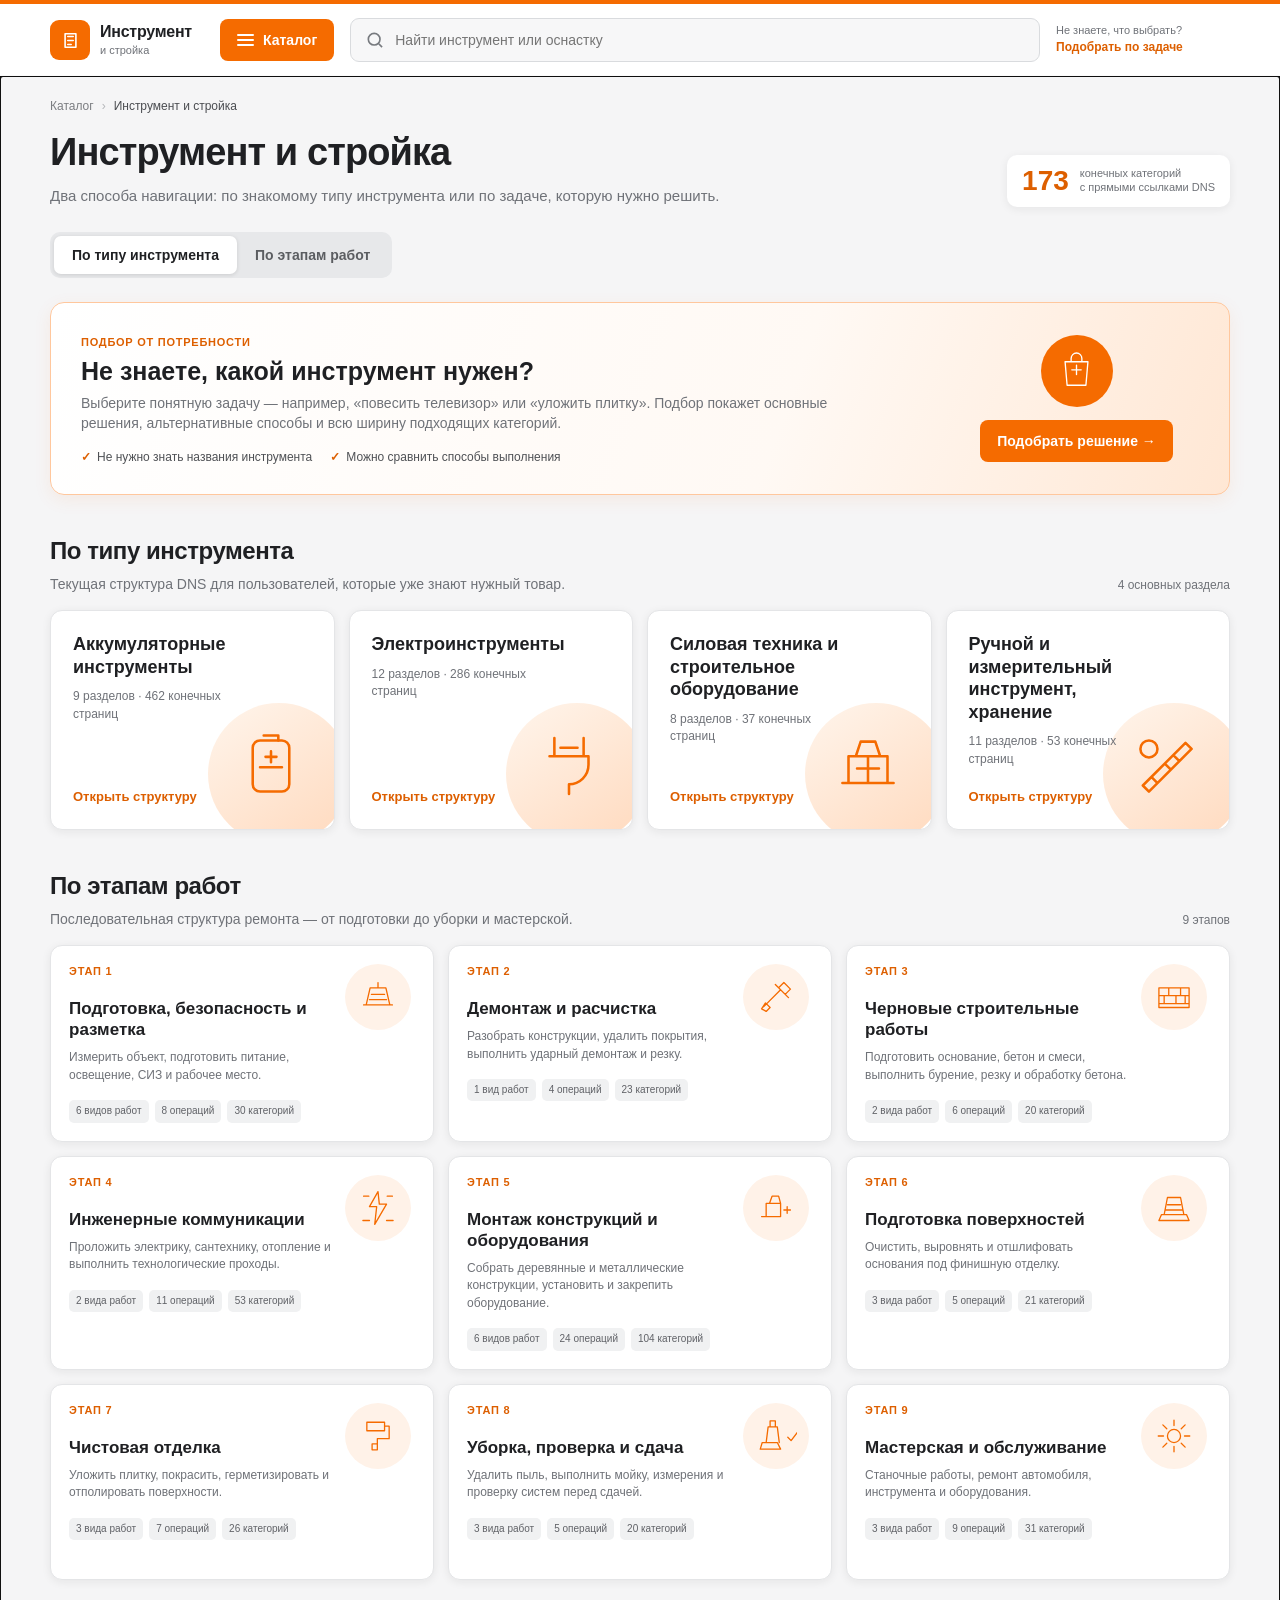
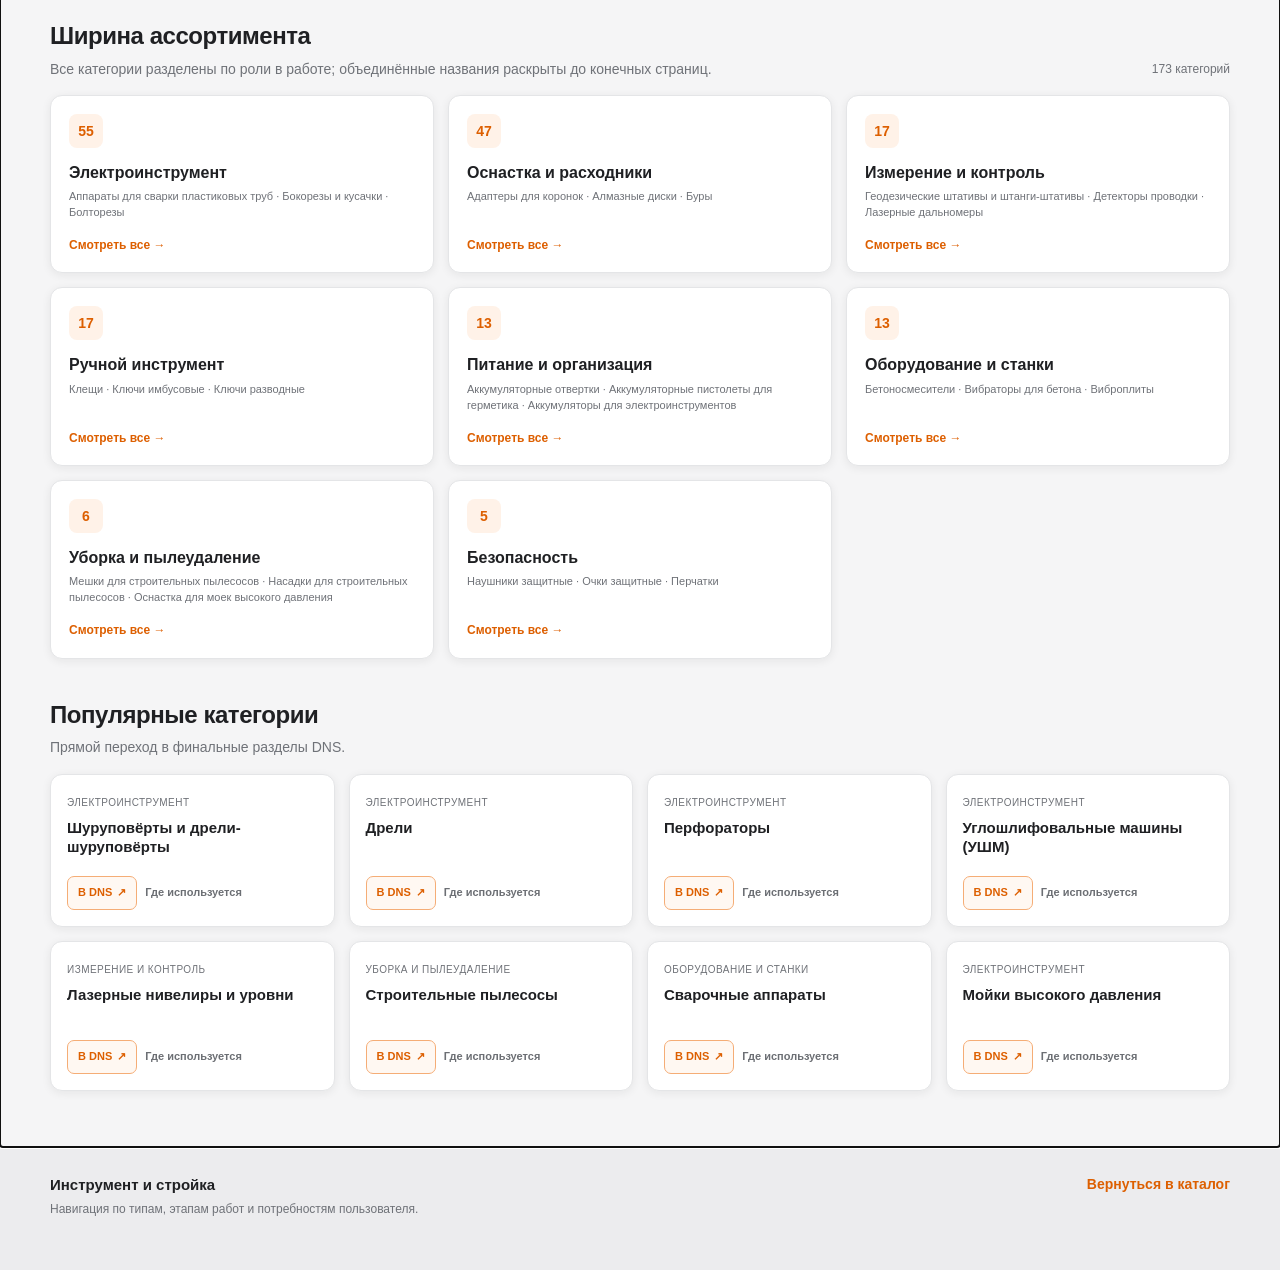
<file: index.html>
<!doctype html>
<html lang="ru">
  <head>
    <meta charset="UTF-8" />
    <meta name="viewport" content="width=device-width, initial-scale=1" />
    <meta name="theme-color" content="#f56b00" />
    <meta name="description" content="Интерактивный каталог инструмента по типам и этапам строительных работ" />
    <title>Инструмент и стройка — интерактивный каталог</title>
    <link rel="stylesheet" href="styles-v2.css" />
  </head>
  <body>
    <header class="site-header">
      <div class="header-accent"></div>
      <div class="header-shell">
        <a class="brand" href="#/" aria-label="На главную каталога">
          <span class="brand-mark" aria-hidden="true">
            <svg viewBox="0 0 40 40"><path d="M12 10h16v20H12zM16 14h8M16 20h8M16 26h5" /></svg>
          </span>
          <span class="brand-copy"><strong>Инструмент</strong><small>и стройка</small></span>
        </a>

        <button class="catalog-button" type="button" data-action="home-types">
          <span class="catalog-button-lines" aria-hidden="true"></span>
          Каталог
        </button>

        <div class="global-search" role="search">
          <svg viewBox="0 0 24 24" aria-hidden="true"><circle cx="11" cy="11" r="7"></circle><path d="m16.5 16.5 4 4"></path></svg>
          <input id="global-search" type="search" placeholder="Найти инструмент или оснастку" autocomplete="off" aria-label="Поиск по каталогу" />
          <button id="search-clear" class="search-clear" type="button" aria-label="Очистить поиск">×</button>
          <div id="search-suggestions" class="search-suggestions" hidden></div>
        </div>

        <a class="header-help" href="#/configurator">
          <span>Не знаете, что выбрать?</span>
          <strong>Подобрать по задаче</strong>
        </a>
      </div>
    </header>

    <main id="app" tabindex="-1"></main>

    <footer class="site-footer">
      <div class="footer-shell">
        <div>
          <strong>Инструмент и стройка</strong>
          <p>Навигация по типам, этапам работ и потребностям пользователя.</p>
        </div>
        <a href="#/">Вернуться в каталог</a>
      </div>
    </footer>

    <div id="toast" class="toast" role="status" aria-live="polite"></div>

    <script src="catalog-v2.js"></script>
    <script src="app-v2.js"></script>
  </body>
</html>
</file>
<file: styles-v2.css>
:root {
  --orange: #f56b00;
  --orange-dark: #dd5f00;
  --orange-soft: #fff2e8;
  --ink: #1f2023;
  --muted: #6f7278;
  --line: #e4e5e7;
  --surface: #fff;
  --canvas: #f5f5f6;
  --chip: #f0f1f2;
  --green: #2e7d4f;
  --blue: #3575b9;
  --shadow: 0 2px 10px rgba(22, 24, 28, .07);
  --shadow-hover: 0 10px 28px rgba(22, 24, 28, .12);
  --radius: 12px;
  color-scheme: light;
}

* { box-sizing: border-box; }
html { scroll-behavior: smooth; }
body { margin: 0; background: var(--canvas); color: var(--ink); font: 14px/1.45 Arial, Helvetica, sans-serif; -webkit-font-smoothing: antialiased; }
button, input, textarea { font: inherit; }
a { color: inherit; text-decoration: none; }
button, a { -webkit-tap-highlight-color: transparent; }

.site-header { position: sticky; top: 0; z-index: 50; background: rgba(255,255,255,.97); box-shadow: 0 1px 0 rgba(0,0,0,.09); backdrop-filter: blur(12px); }
.header-accent { height: 4px; background: var(--orange); }
.header-shell, .page-shell, .footer-shell { width: min(1180px, calc(100% - 40px)); margin: 0 auto; }
.header-shell { min-height: 72px; display: grid; grid-template-columns: auto auto minmax(260px, 1fr) auto; align-items: center; gap: 16px; }
.brand { min-width: 154px; display: inline-flex; align-items: center; gap: 10px; }
.brand-mark { width: 40px; height: 40px; display: grid; place-items: center; border-radius: 9px; background: var(--orange); color: #fff; }
.brand-mark svg { width: 27px; fill: none; stroke: currentColor; stroke-width: 2.4; stroke-linecap: round; stroke-linejoin: round; }
.brand-copy { display: flex; flex-direction: column; line-height: 1.02; }
.brand-copy strong { font-size: 16px; letter-spacing: -.25px; }
.brand-copy small { margin-top: 4px; color: var(--muted); font-size: 11px; }

.catalog-button { min-height: 42px; padding: 0 17px; display: inline-flex; align-items: center; justify-content: center; gap: 9px; border: 0; border-radius: 8px; background: var(--orange); color: #fff; font-weight: 700; cursor: pointer; transition: background 160ms ease, transform 160ms ease; }
.catalog-button:hover { background: var(--orange-dark); }
.catalog-button:active { transform: translateY(1px); }
.catalog-button:disabled { background: #c7c9cc; cursor: not-allowed; transform: none; }
.catalog-button-large { min-width: 172px; }
.catalog-button-lines, .catalog-button-lines::before, .catalog-button-lines::after { width: 17px; height: 2px; display: block; border-radius: 8px; background: currentColor; }
.catalog-button-lines { position: relative; }
.catalog-button-lines::before, .catalog-button-lines::after { content: ""; position: absolute; left: 0; }
.catalog-button-lines::before { top: -5px; }
.catalog-button-lines::after { top: 5px; }

.global-search { position: relative; }
.global-search > svg { width: 20px; position: absolute; left: 15px; top: 50%; transform: translateY(-50%); fill: none; stroke: #777a7f; stroke-width: 2; pointer-events: none; }
.global-search input { width: 100%; height: 44px; padding: 0 42px 0 44px; border: 1px solid #d9dbde; border-radius: 9px; outline: none; background: #f7f7f8; color: var(--ink); transition: border-color 160ms ease, box-shadow 160ms ease, background 160ms ease; }
.global-search input:focus { border-color: var(--orange); background: #fff; box-shadow: 0 0 0 3px rgba(245,107,0,.12); }
.search-clear { width: 28px; height: 28px; position: absolute; right: 9px; top: 50%; transform: translateY(-50%); border: 0; border-radius: 50%; background: transparent; color: #8b8d91; font-size: 22px; line-height: 1; cursor: pointer; opacity: 0; pointer-events: none; }
.global-search.has-value .search-clear { opacity: 1; pointer-events: auto; }
.search-suggestions { position: absolute; top: calc(100% + 8px); left: 0; right: 0; overflow: hidden; border: 1px solid var(--line); border-radius: 10px; background: #fff; box-shadow: 0 14px 40px rgba(0,0,0,.16); }
.suggestion-link { padding: 11px 14px; display: flex; align-items: center; justify-content: space-between; gap: 16px; border-bottom: 1px solid #f0f0f1; }
.suggestion-link:last-child { border-bottom: 0; }
.suggestion-link:hover, .suggestion-link:focus { background: var(--orange-soft); outline: none; }
.suggestion-link small { flex: 0 0 auto; color: var(--muted); }
.suggestion-empty { padding: 16px; color: var(--muted); }
.header-help { min-width: 174px; display: flex; flex-direction: column; }
.header-help span { color: var(--muted); font-size: 11px; }
.header-help strong { color: var(--orange-dark); font-size: 12px; }

.page-shell { min-height: calc(100vh - 160px); padding: 22px 0 56px; }
.breadcrumbs { margin: 0 0 16px; display: flex; flex-wrap: wrap; align-items: center; gap: 8px; color: #7b7d81; font-size: 12px; }
.breadcrumbs a:hover { color: var(--orange-dark); }
.crumb-separator { color: #b3b5b8; }
.breadcrumbs [aria-current="page"] { color: #4b4d51; }
.page-heading { margin: 0; font-size: clamp(28px, 4vw, 38px); line-height: 1.15; letter-spacing: -.9px; }
.page-lead { max-width: 780px; margin: 10px 0 0; color: var(--muted); font-size: 15px; }
.home-hero { display: flex; align-items: flex-end; justify-content: space-between; gap: 26px; }
.hero-stats { min-width: 205px; padding: 12px 15px; display: flex; align-items: center; gap: 11px; border-radius: 10px; background: #fff; box-shadow: var(--shadow); }
.hero-stats strong { color: var(--orange-dark); font-size: 28px; line-height: 1; }
.hero-stats span { color: var(--muted); font-size: 11px; line-height: 1.25; }

.catalog-switch { margin: 25px 0 24px; padding: 4px; display: inline-flex; border-radius: 10px; background: #e7e8ea; }
.catalog-switch button { min-height: 38px; padding: 0 18px; border: 0; border-radius: 7px; background: transparent; color: #5b5d61; font-weight: 700; cursor: pointer; }
.catalog-switch button.active { background: #fff; color: var(--ink); box-shadow: 0 1px 4px rgba(0,0,0,.12); }

.kit-promo { margin: 0 0 38px; padding: 28px 30px; display: grid; grid-template-columns: minmax(0, 1fr) 245px; align-items: center; gap: 36px; overflow: hidden; border: 1px solid #ffc79d; border-radius: 14px; background: linear-gradient(110deg, #fff 0%, #fff9f4 62%, #ffe7d4 100%); box-shadow: 0 5px 18px rgba(245,107,0,.08); }
.kit-promo-copy { min-width: 0; }
.kit-promo-label, .config-kicker, .route-kicker { color: var(--orange-dark); font-size: 11px; font-weight: 800; letter-spacing: .75px; text-transform: uppercase; }
.kit-promo h2 { margin: 5px 0 7px; font-size: 25px; line-height: 1.2; }
.kit-promo-copy > p { max-width: 760px; margin: 0; color: var(--muted); font-size: 14px; }
.kit-promo-points { margin: 15px 0 0; padding: 0; display: flex; flex-wrap: wrap; gap: 7px 18px; color: #4f5155; font-size: 12px; list-style: none; }
.kit-promo-points li::before { content: "✓"; margin-right: 6px; color: var(--orange-dark); font-weight: 800; }
.kit-promo-action { display: grid; justify-items: center; gap: 13px; }
.kit-promo-icon { width: 72px; height: 72px; display: grid; place-items: center; border-radius: 50%; background: var(--orange); color: #fff; }
.kit-promo-icon svg { width: 43px; height: 43px; fill: none; stroke: currentColor; stroke-width: 2; stroke-linecap: round; stroke-linejoin: round; }

.section { margin-top: 39px; scroll-margin-top: 96px; }
.section-head { margin-bottom: 16px; display: flex; align-items: flex-end; justify-content: space-between; gap: 18px; }
.section-head h2 { margin: 0; font-size: 24px; letter-spacing: -.45px; }
.section-head p { margin: 5px 0 0; color: var(--muted); }
.section-count { flex: 0 0 auto; color: var(--muted); font-size: 12px; }

.type-grid, .category-tile-grid { display: grid; grid-template-columns: repeat(4, minmax(0, 1fr)); gap: 14px; }
.type-card, .stage-card, .group-card, .assortment-card, .category-tile { position: relative; overflow: hidden; border: 1px solid var(--line); border-radius: var(--radius); background: var(--surface); box-shadow: var(--shadow); transition: transform 170ms ease, box-shadow 170ms ease, border-color 170ms ease; }
.type-card:hover, .stage-card:hover, .group-card:hover, .assortment-card:hover { transform: translateY(-3px); border-color: #d3d5d8; box-shadow: var(--shadow-hover); }
.type-card { min-height: 218px; padding: 22px; display: flex; flex-direction: column; }
.type-card h3 { position: relative; z-index: 2; max-width: 175px; margin: 0; font-size: 18px; line-height: 1.25; }
.type-card p { position: relative; z-index: 2; max-width: 180px; margin: 10px 0 20px; color: var(--muted); font-size: 12px; }
.card-action { display: inline-flex; align-items: center; gap: 7px; color: var(--orange-dark); font-size: 13px; font-weight: 700; }
.type-card .card-action { position: relative; z-index: 2; margin-top: auto; }
.type-visual { width: 142px; height: 142px; position: absolute; right: -16px; bottom: -16px; display: grid; place-items: center; border-radius: 50%; background: linear-gradient(145deg, #fff5ec, #ffd9bd); color: var(--orange); }
.type-visual svg { width: 78px; height: 78px; fill: none; stroke: currentColor; stroke-width: 2.1; stroke-linecap: round; stroke-linejoin: round; transform: translate(-8px,-8px); }

.stage-grid { display: grid; grid-template-columns: repeat(3, minmax(0, 1fr)); gap: 14px; }
.stage-card { min-height: 196px; padding: 18px; display: grid; grid-template-columns: 1fr 70px; gap: 12px; }
.stage-number { margin-bottom: 18px; color: var(--orange-dark); font-size: 11px; font-weight: 800; letter-spacing: .8px; text-transform: uppercase; }
.stage-card h3 { margin: 0; font-size: 17px; line-height: 1.25; }
.stage-card p { margin: 9px 0 16px; color: var(--muted); font-size: 12px; }
.stage-meta { display: flex; flex-wrap: wrap; gap: 6px; }
.stage-meta span { padding: 4px 7px; border-radius: 5px; background: var(--chip); color: #606267; font-size: 10px; }
.stage-visual { width: 66px; height: 66px; display: grid; place-items: center; border-radius: 50%; background: var(--orange-soft); color: var(--orange); }
.stage-visual svg, .route-icon svg, .config-head-icon svg { width: 42px; height: 42px; fill: none; stroke: currentColor; stroke-width: 2; stroke-linecap: round; stroke-linejoin: round; }

.assortment-grid { display: grid; grid-template-columns: repeat(3, minmax(0, 1fr)); gap: 14px; }
.assortment-card { min-height: 154px; padding: 18px; }
.assortment-card > span, .group-count { width: 34px; height: 34px; display: grid; place-items: center; border-radius: 8px; background: var(--orange-soft); color: var(--orange-dark); font-weight: 800; }
.assortment-card h3 { margin: 13px 0 5px; font-size: 16px; }
.assortment-card p { min-height: 34px; margin: 0 0 11px; color: var(--muted); font-size: 11px; }
.assortment-card > strong { color: var(--orange-dark); font-size: 12px; }

.category-tile { min-height: 150px; padding: 16px; display: flex; flex-direction: column; justify-content: space-between; }
.category-group-label { color: var(--muted); font-size: 10px; text-transform: uppercase; letter-spacing: .45px; }
.category-tile h3 { margin: 7px 0 5px; font-size: 15px; line-height: 1.3; }
.category-tile p { margin: 0; color: var(--muted); font-size: 11px; }
.category-actions { display: flex; align-items: center; flex-wrap: wrap; gap: 8px; }
.category-actions.compact { margin-top: 14px; }
.dns-category-link { min-height: 34px; padding: 7px 10px; display: inline-flex; align-items: center; gap: 5px; border: 1px solid #f5ad76; border-radius: 7px; background: #fff8f2; color: var(--orange-dark); font-size: 11px; font-weight: 700; }
.dns-category-link:hover { border-color: var(--orange); background: var(--orange-soft); }
.category-context-link { color: #6c6f74; font-size: 11px; font-weight: 700; }
.category-context-link:hover { color: var(--orange-dark); }
.dns-link-unavailable { color: #8a8c90; font-size: 10px; }

.route-head { margin-bottom: 24px; }
.route-head-row { display: flex; align-items: center; justify-content: space-between; gap: 24px; }
.route-icon, .config-head-icon { width: 84px; height: 84px; display: grid; place-items: center; flex: 0 0 auto; border-radius: 50%; background: var(--orange-soft); color: var(--orange); }
.route-toolbar { margin: 24px 0 18px; display: flex; align-items: center; justify-content: space-between; gap: 16px; }
.back-link { display: inline-flex; align-items: center; gap: 8px; color: var(--muted); font-weight: 700; }
.back-link:hover { color: var(--orange-dark); }
.route-actions { flex: 1; display: flex; align-items: center; justify-content: flex-end; gap: 10px; }
.local-filter { width: min(380px,100%); position: relative; }
.local-filter input { width: 100%; height: 42px; padding: 0 14px 0 38px; border: 1px solid var(--line); border-radius: 8px; outline: none; background: #fff; }
.local-filter input:focus { border-color: var(--orange); box-shadow: 0 0 0 3px rgba(245,107,0,.11); }
.local-filter svg { width: 18px; position: absolute; left: 12px; top: 12px; fill: none; stroke: #8a8c90; stroke-width: 2; }

.group-grid { display: grid; grid-template-columns: repeat(3,minmax(0,1fr)); gap: 14px; }
.group-card { min-height: 220px; padding: 19px; }
.group-card h2 { margin: 13px 0; font-size: 16px; line-height: 1.3; }
.group-card-list { display: grid; gap: 6px; color: #626469; font-size: 11px; }
.group-more { margin-top: 14px; color: var(--orange-dark); font-size: 12px; font-weight: 700; }

.tree-list { display: grid; gap: 11px; }
.tree-branch { overflow: hidden; border: 1px solid var(--line); border-radius: 10px; background: #fff; box-shadow: var(--shadow); }
.tree-branch .tree-branch { box-shadow: none; }
.tree-branch summary { min-height: 55px; padding: 13px 15px; display: flex; align-items: center; gap: 12px; cursor: pointer; list-style: none; font-weight: 700; }
.tree-branch summary::-webkit-details-marker { display: none; }
.tree-branch summary:hover { background: #fafafb; }
.tree-branch summary small { margin-left: auto; color: var(--muted); font-size: 10px; font-weight: 400; }
.tree-branch summary i { width: 9px; height: 9px; border-right: 2px solid #929499; border-bottom: 2px solid #929499; transform: rotate(45deg); transition: transform 160ms ease; }
.tree-branch[open] > summary i { transform: rotate(225deg); }
.tree-branch-children { padding: 0 13px 13px; display: grid; grid-template-columns: repeat(2,minmax(0,1fr)); gap: 8px; }
.tree-leaf-row { min-width: 0; display: flex; align-items: stretch; border: 1px solid var(--line); border-radius: 8px; background: #f8f8f9; }
.tree-leaf-row > a:first-child { min-width: 0; padding: 10px; display: flex; align-items: center; justify-content: space-between; flex: 1; gap: 8px; font-size: 12px; }
.tree-disabled-link { min-width: 0; padding: 10px; display: block; flex: 1; color: #8a8c90; font-size: 12px; }
.tree-leaf-row > a:first-child span { min-width: 0; overflow: hidden; text-overflow: ellipsis; }
.tree-leaf-row small { flex: 0 0 auto; color: var(--orange-dark); font-size: 10px; }
.tree-info { padding: 0 9px; display: grid; place-items: center; border-left: 1px solid var(--line); color: #777a7f; font-size: 10px; font-weight: 700; }

.work-stack { display: grid; gap: 12px; }
.work-panel { overflow: hidden; border: 1px solid var(--line); border-radius: 11px; background: #fff; box-shadow: var(--shadow); }
.work-summary { width: 100%; min-height: 68px; padding: 15px 18px; display: flex; align-items: center; justify-content: space-between; gap: 18px; border: 0; background: #fff; text-align: left; cursor: pointer; }
.work-summary:hover { background: #fafafa; }
.work-summary-copy { display: flex; align-items: center; gap: 14px; }
.work-index { width: 34px; height: 34px; display: grid; place-items: center; flex: 0 0 auto; border-radius: 8px; background: var(--orange-soft); color: var(--orange-dark); font-weight: 800; }
.work-summary h2 { margin: 0; font-size: 17px; }
.work-summary small { display: block; margin-top: 3px; color: var(--muted); }
.chevron { width: 10px; height: 10px; border-right: 2px solid #8a8c90; border-bottom: 2px solid #8a8c90; transform: rotate(45deg); transition: transform 160ms ease; }
.work-panel.open .chevron { transform: rotate(225deg); }
.work-content { display: none; padding: 0 18px 18px 66px; }
.work-panel.open .work-content { display: block; }
.operation-grid { display: grid; grid-template-columns: repeat(2,minmax(0,1fr)); gap: 10px; }
.operation-card { padding: 15px; border: 1px solid #ececef; border-radius: 9px; background: #fafafb; }
.operation-card h3 { margin: 0 0 12px; font-size: 14px; }
.stage-category-list { display: flex; flex-wrap: wrap; gap: 7px; }
.stage-category { display: inline-flex; overflow: hidden; border: 1px solid #e1e3e5; border-radius: 6px; background: #fff; }
.stage-category > a:first-child { padding: 7px 9px; color: #404247; font-size: 11px; }
.stage-category > span:first-child { padding: 7px 9px; color: #8a8c90; font-size: 11px; }
.stage-category > a:first-child:hover { background: var(--orange-soft); color: var(--orange-dark); }
.stage-category > a:last-child { width: 25px; display: grid; place-items: center; border-left: 1px solid #e1e3e5; color: #8b8d91; font-size: 10px; font-weight: 700; }

.category-hero { position: relative; overflow: hidden; padding: 27px; border: 1px solid var(--line); border-radius: 14px; background: #fff; box-shadow: var(--shadow); }
.category-hero::after { content: ""; width: 215px; height: 215px; position: absolute; right: -70px; top: -80px; border-radius: 50%; background: var(--orange-soft); }
.category-hero > * { position: relative; z-index: 2; }
.category-label { color: var(--orange-dark); font-size: 11px; font-weight: 800; letter-spacing: .7px; text-transform: uppercase; }
.category-hero h1 { max-width: 780px; margin: 7px 0 10px; font-size: clamp(26px,4vw,36px); line-height: 1.18; }
.category-hero p { max-width: 720px; margin: 0; color: var(--muted); }
.dns-original-name { margin-top: 12px; color: var(--muted); font-size: 11px; }
.category-primary-action { margin-top: 20px; }
.paths-grid { display: grid; grid-template-columns: repeat(2,minmax(0,1fr)); gap: 12px; }
.path-card { padding: 18px; border: 1px solid var(--line); border-radius: 11px; background: #fff; box-shadow: var(--shadow); }
.path-card > span { color: var(--orange-dark); font-size: 10px; font-weight: 800; text-transform: uppercase; }
.path-card h3 { margin: 7px 0 3px; font-size: 16px; }
.path-card p { margin: 0 0 14px; color: var(--muted); font-size: 12px; }

.search-results { display: grid; gap: 9px; }
.search-result { padding: 15px 17px; display: flex; align-items: center; justify-content: space-between; gap: 18px; border: 1px solid var(--line); border-radius: 9px; background: #fff; }
.search-result:hover { border-color: #ffc79d; box-shadow: var(--shadow); }
.search-result strong { display: block; }
.search-result small { display: block; margin-top: 3px; color: var(--muted); }
.search-result > span:last-child { color: var(--orange-dark); font-weight: 700; }

.secondary-button { min-height: 40px; padding: 0 15px; display: inline-flex; align-items: center; justify-content: center; border: 1px solid #d5d7da; border-radius: 8px; background: #fff; color: #45474b; font-weight: 700; cursor: pointer; }
.secondary-button:hover { border-color: #a9acb0; background: #f7f7f8; }
.text-button { padding: 0; border: 0; background: transparent; color: var(--orange-dark); font-weight: 700; cursor: pointer; }
.empty-state { padding: 42px 24px; border: 1px dashed #d6d8db; border-radius: 12px; background: #fff; text-align: center; color: var(--muted); }
.empty-state strong { display: block; margin-bottom: 6px; color: var(--ink); font-size: 17px; }

.config-head { display: flex; align-items: center; gap: 18px; }
.config-head-icon { width: 70px; height: 70px; }
.config-stepper { margin: 0 0 24px; padding: 0; display: grid; grid-template-columns: repeat(4,minmax(0,1fr)); list-style: none; }
.config-stepper li { position: relative; display: flex; align-items: center; gap: 9px; color: #96989c; font-size: 12px; }
.config-stepper li::after { content: ""; height: 2px; position: absolute; left: 39px; right: 10px; top: 15px; z-index: -1; background: #dedfe1; }
.config-stepper li:last-child::after { display: none; }
.config-stepper li > span { width: 31px; height: 31px; display: grid; place-items: center; flex: 0 0 auto; border: 2px solid #d7d8da; border-radius: 50%; background: var(--canvas); color: #84868a; font-weight: 800; }
.config-stepper li.active, .config-stepper li.done { color: var(--ink); }
.config-stepper li.active > span { border-color: var(--orange); background: var(--orange); color: #fff; }
.config-stepper li.done > span { border-color: var(--orange); background: var(--orange-soft); color: var(--orange-dark); }
.config-stepper li.done::after { background: #ffc89f; }
.config-layout { display: grid; grid-template-columns: minmax(0,1fr) 270px; align-items: start; gap: 18px; }
.config-main, .config-summary { border: 1px solid var(--line); border-radius: 13px; background: #fff; box-shadow: var(--shadow); }
.config-main { min-width: 0; overflow: hidden; }
.config-step-content { padding: 27px; }
.config-step-content > h2 { margin: 5px 0 7px; font-size: 25px; line-height: 1.22; }
.config-step-content > p { margin: 0 0 24px; color: var(--muted); }
.config-top-navigation { margin: -7px 0 15px; display: flex; align-items: center; justify-content: space-between; gap: 12px; }
.config-summary { position: sticky; top: 98px; padding: 20px; }
.config-summary-label { color: var(--muted); font-size: 10px; font-weight: 800; letter-spacing: .6px; text-transform: uppercase; }
.config-summary h3 { margin: 4px 0 15px; font-size: 19px; }
.config-summary ul { margin: 0 0 16px; padding: 0; list-style: none; }
.config-summary li { padding: 9px 0; display: flex; justify-content: space-between; gap: 12px; border-top: 1px solid #eeeeef; }
.config-summary li span { color: var(--muted); font-size: 12px; }
.config-summary li strong { font-size: 13px; }
.config-summary-stages { margin-bottom: 16px; display: grid; gap: 6px; }
.config-summary-stages span { padding: 7px 8px; border-radius: 6px; background: #f5f5f6; color: #5d5f63; font-size: 10px; }

.project-groups { display: grid; gap: 26px; }
.project-groups section > h3 { margin: 0 0 10px; font-size: 15px; }
.project-grid { display: grid; grid-template-columns: repeat(2,minmax(0,1fr)); gap: 9px; }
.project-card { min-height: 138px; padding: 15px; display: flex; flex-direction: column; align-items: flex-start; border: 1px solid var(--line); border-radius: 10px; background: #fff; color: var(--ink); text-align: left; cursor: pointer; }
.project-card:hover { border-color: #f5b17d; background: #fffaf6; }
.project-card.selected { border-color: var(--orange); background: var(--orange-soft); box-shadow: inset 0 0 0 1px var(--orange); }
.project-check { width: 24px; height: 24px; margin: 0 0 9px auto; display: grid; place-items: center; border: 1px solid #d2d4d7; border-radius: 50%; background: #fff; color: var(--orange-dark); font-weight: 800; }
.project-card strong { font-size: 13px; line-height: 1.3; }
.project-card small { margin-top: 5px; color: var(--muted); font-size: 11px; }
.project-card em { margin-top: auto; padding-top: 10px; color: var(--orange-dark); font-size: 10px; font-style: normal; font-weight: 700; }

.material-grid { display: grid; grid-template-columns: repeat(2,minmax(0,1fr)); gap: 9px; }
.material-card { min-height: 88px; padding: 13px; display: grid; grid-template-columns: 26px 1fr; column-gap: 10px; align-items: center; border: 1px solid var(--line); border-radius: 9px; background: #fff; color: var(--ink); text-align: left; cursor: pointer; }
.material-card:hover { border-color: #f5b17d; }
.material-card.selected { border-color: var(--orange); background: var(--orange-soft); }
.material-card > span { width: 25px; height: 25px; display: grid; place-items: center; grid-row: 1 / 3; border: 1px solid #d2d4d7; border-radius: 6px; background: #fff; color: var(--orange-dark); font-weight: 800; }
.material-card strong { align-self: end; font-size: 13px; }
.material-card small { align-self: start; color: var(--muted); font-size: 10px; }
.config-preference-section + .config-preference-section { margin-top: 26px; padding-top: 22px; border-top: 1px solid var(--line); }
.config-preference-section h3 { margin: 0 0 11px; font-size: 15px; }
.config-options-grid { display: grid; grid-template-columns: repeat(3,minmax(0,1fr)); gap: 9px; }
.config-option { min-height: 118px; padding: 15px; display: flex; flex-direction: column; align-items: flex-start; border: 1px solid var(--line); border-radius: 9px; background: #fff; color: var(--ink); text-align: left; cursor: pointer; }
.config-option:hover { border-color: #f5b17d; }
.config-option.selected { border-color: var(--orange); background: var(--orange-soft); box-shadow: inset 0 0 0 1px var(--orange); }
.config-option > span { width: 22px; height: 22px; margin: 0 0 10px auto; display: grid; place-items: center; border: 1px solid #d2d4d7; border-radius: 50%; background: #fff; color: var(--orange-dark); font-weight: 800; }
.config-option strong { font-size: 13px; }
.config-option small { margin-top: 5px; color: var(--muted); font-size: 11px; }
.auto-complete-note { margin-top: 24px; padding: 15px; border-left: 4px solid var(--orange); border-radius: 7px; background: #fff8f2; }
.auto-complete-note p { margin: 4px 0 0; color: var(--muted); font-size: 11px; }

.config-result-hero { margin: 5px 0 12px; display: flex; align-items: center; justify-content: space-between; gap: 20px; }
.config-result-hero h2 { margin: 0 0 6px; font-size: 25px; }
.config-result-hero p { max-width: 620px; margin: 0; color: var(--muted); }
.result-metrics { flex: 0 0 auto; display: flex; gap: 8px; }
.result-metrics span { min-width: 86px; padding: 10px 12px; display: grid; border-radius: 9px; background: var(--orange-soft); color: #67696d; font-size: 10px; }
.result-metrics strong { color: var(--orange-dark); font-size: 22px; line-height: 1.1; }
.result-legend { margin: 14px 0; display: flex; flex-wrap: wrap; gap: 8px 16px; color: var(--muted); font-size: 10px; }
.result-legend span { display: inline-flex; align-items: center; gap: 5px; }
.result-legend i { width: 8px; height: 8px; display: inline-block; border-radius: 50%; }
.result-legend i.core { background: var(--orange); }
.result-legend i.recommended { background: var(--blue); }
.result-legend i.support { background: var(--green); }
.config-result-toolbar { margin: 15px 0 18px; display: flex; justify-content: flex-end; flex-wrap: wrap; gap: 8px; }
.invoice-button { margin-right: auto; min-width: 172px; }

.invoice-modal-open { overflow: hidden; }
.invoice-modal-backdrop { position: fixed; z-index: 120; inset: 0; padding: 24px; display: grid; place-items: center; background: rgba(22,24,28,.58); }
.invoice-modal { width: min(880px,100%); max-height: calc(100vh - 48px); overflow: auto; border-radius: 14px; background: #fff; box-shadow: 0 24px 80px rgba(0,0,0,.3); }
.invoice-modal-head { padding: 22px 24px; display: flex; align-items: flex-start; justify-content: space-between; gap: 24px; border-bottom: 1px solid var(--line); }
.invoice-modal-head > div > span { color: var(--orange-dark); font-size: 10px; font-weight: 800; letter-spacing: .7px; text-transform: uppercase; }
.invoice-modal-head h2 { margin: 4px 0 5px; font-size: 24px; }
.invoice-modal-head p { margin: 0; color: var(--muted); font-size: 12px; }
.invoice-modal-close { width: 36px; height: 36px; flex: 0 0 auto; border: 1px solid var(--line); border-radius: 50%; background: #fff; color: #686b70; font-size: 24px; line-height: 1; cursor: pointer; }
.invoice-modal-close:hover { border-color: #f2a46b; color: var(--orange-dark); }
.invoice-form { padding: 22px 24px 24px; }
.invoice-form-fields { display: grid; grid-template-columns: repeat(2,minmax(0,1fr)); gap: 14px; }
.invoice-form-fields label { display: grid; gap: 6px; }
.invoice-form-fields label > span { color: #55585d; font-size: 11px; font-weight: 700; }
.invoice-form-fields input, .invoice-form-fields textarea { width: 100%; border: 1px solid #d9dbde; border-radius: 8px; outline: none; background: #fff; color: var(--ink); }
.invoice-form-fields input { height: 42px; padding: 0 12px; }
.invoice-form-fields textarea { min-height: 84px; padding: 10px 12px; resize: vertical; }
.invoice-form-fields input:focus, .invoice-form-fields textarea:focus { border-color: var(--orange); box-shadow: 0 0 0 3px rgba(245,107,0,.12); }
.invoice-comment { grid-column: 1 / -1; }
.invoice-order { margin-top: 20px; overflow: hidden; border: 1px solid var(--line); border-radius: 10px; }
.invoice-order > header { padding: 12px 14px; display: flex; align-items: center; justify-content: space-between; gap: 16px; background: #f7f7f8; }
.invoice-order > header > div { display: grid; }
.invoice-order > header small { color: var(--muted); font-size: 10px; }
.invoice-order > header > strong { color: var(--orange-dark); font-size: 18px; }
.invoice-order article { padding: 10px 14px; display: flex; align-items: center; justify-content: space-between; gap: 16px; border-top: 1px solid var(--line); }
.invoice-order article > div { min-width: 0; display: grid; gap: 2px; }
.invoice-order article strong { font-size: 11px; }
.invoice-order article small { overflow: hidden; color: var(--muted); font-size: 9px; text-overflow: ellipsis; white-space: nowrap; }
.invoice-order article > span { flex: 0 0 auto; font-size: 11px; font-weight: 700; }
.invoice-order > p { margin: 0; padding: 9px 14px; border-top: 1px solid var(--line); background: #fff8f2; color: #7b5a41; font-size: 9px; }
.invoice-form-actions { margin-top: 20px; display: flex; justify-content: flex-end; gap: 9px; }
.invoice-submit { min-width: 170px; }
.solution-projects { display: grid; gap: 16px; }
.solution-project { overflow: hidden; border: 1px solid var(--line); border-radius: 11px; }
.solution-project > header { padding: 15px 17px; display: flex; align-items: center; justify-content: space-between; gap: 18px; background: #f7f7f8; }
.solution-project > header span { color: var(--orange-dark); font-size: 10px; font-weight: 800; text-transform: uppercase; }
.solution-project > header h3 { margin: 3px 0; font-size: 17px; }
.solution-project > header p { margin: 0; color: var(--muted); font-size: 11px; }
.solution-project > header > strong { flex: 0 0 auto; color: var(--muted); font-size: 11px; }
.solution-slots { display: grid; }
.solution-slot { padding: 15px 17px; border-top: 1px solid var(--line); }
.solution-slot > header { margin-bottom: 11px; display: flex; align-items: flex-start; justify-content: space-between; gap: 12px; }
.solution-slot h4 { margin: 5px 0 0; font-size: 14px; }
.solution-slot > header > span { color: var(--muted); font-size: 10px; }
.priority { padding: 3px 6px; border-radius: 4px; font-size: 9px; font-weight: 800; text-transform: uppercase; }
.priority-core { background: var(--orange-soft); color: var(--orange-dark); }
.priority-recommended { background: #eaf2fb; color: #2b69a7; }
.priority-support { background: #eaf5ee; color: #276f45; }
.solution-options { display: grid; grid-template-columns: repeat(2,minmax(0,1fr)); gap: 7px; }
.solution-option { overflow: hidden; display: grid; grid-template-columns: 1fr auto; border: 1px solid #e2e3e5; border-radius: 8px; background: #fff; }
.solution-option.selected { border-color: var(--orange); background: #fff9f5; box-shadow: inset 0 0 0 1px var(--orange); }
.solution-option > button { min-width: 0; padding: 9px; display: grid; grid-template-columns: 24px 1fr; column-gap: 8px; border: 0; background: transparent; color: var(--ink); text-align: left; cursor: pointer; }
.solution-option > button > span { width: 22px; height: 22px; display: grid; place-items: center; grid-row: 1 / 3; border: 1px solid #d1d3d6; border-radius: 5px; background: #fff; color: #73767a; font-size: 10px; font-weight: 800; }
.solution-option.selected > button > span { border-color: var(--orange); background: var(--orange); color: #fff; }
.solution-option strong { min-width: 0; align-self: end; font-size: 11px; line-height: 1.25; }
.solution-option em { align-self: start; color: var(--muted); font-size: 9px; font-style: normal; }
.solution-option > a { padding: 0 8px; display: grid; place-items: center; border-left: 1px solid #e2e3e5; color: var(--orange-dark); font-size: 9px; font-weight: 700; text-align: center; }
.solution-option > .dns-link-unavailable { padding: 0 8px; display: grid; place-items: center; border-left: 1px solid #e2e3e5; text-align: center; }
.selected-kit { margin-top: 18px; overflow: hidden; border: 1px solid var(--line); border-radius: 11px; }
.selected-kit > header { padding: 14px 16px; display: flex; align-items: center; justify-content: space-between; background: #f7f7f8; }
.selected-kit h3 { margin: 0; font-size: 16px; }
.selected-kit p { margin: 3px 0 0; color: var(--muted); font-size: 10px; }
.selected-kit > header > span { width: 28px; height: 28px; display: grid; place-items: center; border-radius: 50%; background: #fff; color: var(--orange-dark); font-weight: 800; }
.selected-kit-item { padding: 12px 15px; display: grid; grid-template-columns: minmax(0,1fr) auto auto; align-items: center; gap: 12px; border-top: 1px solid var(--line); }
.selected-kit-item > div { min-width: 0; display: grid; gap: 3px; }
.selected-kit-item strong { font-size: 11px; }
.selected-kit-item small { overflow: hidden; color: var(--muted); font-size: 9px; text-overflow: ellipsis; white-space: nowrap; }
.selected-kit-item > a { color: var(--orange-dark); font-size: 10px; font-weight: 700; }
.selected-kit-item > button { padding: 6px 9px; border: 1px solid #dedfe1; border-radius: 6px; background: #fff; color: #74767a; font-size: 9px; cursor: pointer; }
.selected-kit-item > button:hover { border-color: #f2a46b; color: var(--orange-dark); }
.selected-kit-empty { padding: 24px 16px; display: grid; place-items: center; gap: 5px; border-top: 1px solid var(--line); color: var(--muted); text-align: center; }
.selected-kit-empty strong { color: var(--ink); font-size: 12px; }
.selected-kit-empty span { font-size: 10px; }

body.category-drawer-open { overflow: hidden; }
.category-drawer-backdrop { position: fixed; inset: 0; z-index: 140; display: flex; justify-content: flex-end; background: rgba(29,30,32,.56); }
.category-drawer { width: min(68vw,1040px); height: 100%; overflow-y: auto; background: #f4f4f5; box-shadow: -18px 0 48px rgba(0,0,0,.25); }
.category-drawer-head { padding: 21px 24px; position: sticky; top: 0; z-index: 2; display: flex; align-items: flex-start; justify-content: space-between; gap: 20px; border-bottom: 1px solid var(--line); background: #fff; }
.category-drawer-head > div > span { color: var(--orange-dark); font-size: 10px; font-weight: 800; letter-spacing: .6px; text-transform: uppercase; }
.category-drawer-head h2 { margin: 5px 0 4px; font-size: 23px; }
.category-drawer-head p { max-width: 650px; margin: 0; color: var(--muted); font-size: 11px; }
.category-drawer-close { width: 34px; height: 34px; flex: 0 0 auto; border: 0; border-radius: 50%; background: #f0f0f1; color: #65676a; font-size: 24px; line-height: 1; cursor: pointer; }
.category-drawer-tools { padding: 13px 18px; display: flex; align-items: center; gap: 12px; border-bottom: 1px solid var(--line); background: #fff; }
.category-drawer-tools > label { min-width: 210px; padding: 0 10px; display: flex; align-items: center; gap: 7px; border: 1px solid var(--line); border-radius: 8px; background: #f7f7f8; }
.category-drawer-tools input { width: 100%; height: 36px; border: 0; outline: 0; background: transparent; font-size: 11px; }
.category-drawer-tools > div { display: flex; flex-wrap: wrap; gap: 6px; }
.category-drawer-tools > div span { padding: 7px 10px; border-radius: 17px; background: #f1f1f2; color: #616367; font-size: 9px; }
.category-drawer-body { padding: 14px 18px 24px; display: grid; grid-template-columns: 180px minmax(0,1fr); align-items: start; gap: 12px; }
.category-drawer-filters { padding: 14px; display: grid; gap: 12px; border: 1px solid var(--line); border-radius: 10px; background: #fff; }
.category-drawer-filters > strong { font-size: 12px; }
.category-drawer-filters label { color: #65676b; font-size: 10px; }
.category-drawer-filters input { accent-color: var(--orange); }
.category-drawer-filters > div { padding-top: 12px; display: grid; gap: 4px; border-top: 1px solid var(--line); }
.category-drawer-filters small { color: var(--muted); font-size: 9px; }
.category-drawer-filters span { font-size: 10px; font-weight: 700; }
.category-drawer-filters > a { padding-top: 12px; border-top: 1px solid var(--line); color: var(--orange-dark); font-size: 10px; font-weight: 700; }
.category-drawer-products { display: grid; gap: 9px; }
.drawer-product { min-height: 158px; padding: 14px; display: grid; grid-template-columns: 125px minmax(0,1fr) 115px; align-items: center; gap: 14px; border: 1px solid var(--line); border-radius: 11px; background: #fff; box-shadow: 0 3px 12px rgba(0,0,0,.035); }
.drawer-product-visual { height: 124px; display: grid; place-items: center; align-content: center; gap: 7px; border-radius: 9px; background: linear-gradient(145deg,#f4f4f5,#e4e5e7); color: #55575a; }
.drawer-product-visual span { width: 56px; height: 56px; display: grid; place-items: center; border-radius: 14px; background: #fff; color: var(--orange-dark); font-size: 18px; font-weight: 800; box-shadow: 0 6px 15px rgba(0,0,0,.08); }
.drawer-product-visual small { color: #929499; font-size: 9px; text-transform: uppercase; }
.drawer-product-info { min-width: 0; }
.drawer-product-info > span { color: #2d8a50; font-size: 9px; font-weight: 700; }
.drawer-product-info h3 { margin: 5px 0 7px; font-size: 13px; line-height: 1.3; }
.drawer-product-info p { margin: 0; color: var(--muted); font-size: 10px; }
.drawer-product-info > div { margin-top: 12px; display: flex; flex-wrap: wrap; gap: 8px; }
.drawer-product-info > div strong { color: #da7d18; font-size: 10px; }
.drawer-product-info > div span { color: #7f8185; font-size: 9px; }
.drawer-product-buy { display: grid; justify-items: end; gap: 3px; text-align: right; }
.drawer-product-buy > strong { font-size: 17px; }
.drawer-product-buy > small { color: var(--muted); font-size: 8px; }
.drawer-product-buy button { width: 100%; min-height: 36px; margin-top: 12px; border: 1px solid var(--orange); border-radius: 8px; background: var(--orange); color: #fff; font-size: 10px; font-weight: 800; cursor: pointer; }
.drawer-product-buy button.added { border-color: #a7d5b8; background: #e8f5ed; color: #277346; cursor: default; }

.site-footer { border-top: 1px solid #dedfe1; background: #ececee; }
.footer-shell { min-height: 122px; padding: 26px 0; display: flex; align-items: flex-start; justify-content: space-between; gap: 30px; }
.footer-shell strong { font-size: 15px; }
.footer-shell p { margin: 5px 0 0; color: var(--muted); font-size: 12px; }
.footer-shell a { color: var(--orange-dark); font-weight: 700; }
.toast { position: fixed; left: 50%; bottom: 24px; z-index: 80; padding: 11px 16px; border-radius: 8px; background: #222326; color: #fff; box-shadow: 0 9px 28px rgba(0,0,0,.22); transform: translate(-50%,20px); opacity: 0; pointer-events: none; transition: opacity 160ms ease, transform 160ms ease; }
.toast.show { transform: translate(-50%,0); opacity: 1; }
.visually-hidden { width: 1px !important; height: 1px !important; position: absolute !important; overflow: hidden !important; clip: rect(1px,1px,1px,1px) !important; white-space: nowrap !important; }

@media (max-width: 1020px) {
  .header-shell { grid-template-columns: auto auto 1fr; }
  .header-help { display: none; }
  .type-grid, .category-tile-grid { grid-template-columns: repeat(2,minmax(0,1fr)); }
  .config-layout { grid-template-columns: 1fr; }
  .config-summary { position: static; }
}

@media (max-width: 820px) {
  .header-shell { min-height: 118px; grid-template-columns: 1fr auto; padding: 10px 0; }
  .catalog-button { grid-column: 2; grid-row: 1; }
  .global-search { grid-column: 1 / -1; }
  .kit-promo { grid-template-columns: minmax(0,1fr) 190px; gap: 22px; }
  .stage-grid, .group-grid, .assortment-grid { grid-template-columns: repeat(2,minmax(0,1fr)); }
  .operation-grid, .paths-grid { grid-template-columns: 1fr; }
  .tree-branch-children { grid-template-columns: 1fr; }
  .config-options-grid { grid-template-columns: 1fr; }
  .category-drawer { width: min(92vw,820px); }
  .category-drawer-body { grid-template-columns: 150px minmax(0,1fr); }
  .drawer-product { grid-template-columns: 95px minmax(0,1fr); }
  .drawer-product-buy { grid-column: 2; justify-items: stretch; text-align: left; }
  .drawer-product-buy button { width: min(180px,100%); }
}

@media (max-width: 620px) {
  .header-shell, .page-shell, .footer-shell { width: min(100% - 24px,1180px); }
  .brand { min-width: auto; }
  .brand-copy { display: none; }
  .catalog-button { padding: 0 13px; }
  .page-shell { padding-top: 16px; }
  .home-hero, .section-head, .route-toolbar, .route-head-row, .config-result-hero { align-items: flex-start; flex-direction: column; }
  .hero-stats { min-width: 0; }
  .catalog-switch { width: 100%; }
  .catalog-switch button { flex: 1; padding: 0 9px; font-size: 12px; }
  .kit-promo { padding: 21px; grid-template-columns: 1fr; gap: 19px; }
  .kit-promo-action { justify-items: start; }
  .kit-promo-icon { width: 58px; height: 58px; }
  .type-grid, .stage-grid, .group-grid, .assortment-grid, .category-tile-grid { grid-template-columns: 1fr; }
  .type-card { min-height: 190px; }
  .stage-card { min-height: 176px; }
  .route-actions { width: 100%; align-items: stretch; flex-direction: column; }
  .route-actions .local-filter { width: 100%; }
  .work-content { padding-left: 18px; }
  .project-grid, .material-grid, .solution-options { grid-template-columns: 1fr; }
  .config-head { align-items: flex-start; }
  .config-head-icon, .route-icon { width: 60px; height: 60px; }
  .config-stepper li { justify-content: center; }
  .config-stepper li strong { display: none; }
  .config-stepper li::after { left: 50%; right: -50%; }
  .config-step-content { padding: 20px 16px; }
  .config-top-navigation { margin-top: -3px; }
  .solution-project > header, .solution-slot > header { align-items: flex-start; flex-direction: column; }
  .solution-project > header > strong { flex: auto; }
  .selected-kit-item { grid-template-columns: 1fr auto; }
  .selected-kit-item > button { grid-column: 1 / -1; }
  .config-result-toolbar { justify-content: stretch; }
  .config-result-toolbar > button { flex: 1 1 150px; }
  .invoice-button { width: 100%; margin-right: 0; flex-basis: 100% !important; }
  .invoice-modal-backdrop { padding: 0; place-items: end center; }
  .invoice-modal { width: 100%; max-height: 94vh; border-radius: 14px 14px 0 0; }
  .invoice-modal-head { padding: 18px 16px; }
  .invoice-modal-head h2 { font-size: 20px; }
  .invoice-form { padding: 17px 16px 20px; }
  .invoice-form-fields { grid-template-columns: 1fr; }
  .invoice-comment { grid-column: auto; }
  .invoice-form-actions { align-items: stretch; flex-direction: column-reverse; }
  .invoice-form-actions button { width: 100%; }
  .category-drawer { width: 100%; }
  .category-drawer-head { padding: 17px 15px; }
  .category-drawer-head h2 { font-size: 19px; }
  .category-drawer-tools { padding: 10px 12px; align-items: stretch; flex-direction: column; }
  .category-drawer-tools > label { min-width: 0; }
  .category-drawer-body { padding: 10px 12px 20px; grid-template-columns: 1fr; }
  .category-drawer-filters { display: none; }
  .drawer-product { padding: 11px; grid-template-columns: 80px minmax(0,1fr); gap: 10px; }
  .drawer-product-visual { height: 96px; }
  .drawer-product-visual span { width: 45px; height: 45px; font-size: 14px; }
  .drawer-product-buy { grid-column: 1 / -1; grid-template-columns: 1fr auto; align-items: center; justify-items: start; text-align: left; }
  .drawer-product-buy > small { display: none; }
  .drawer-product-buy button { width: auto; min-width: 120px; margin: 0; grid-column: 2; grid-row: 1; }
  .footer-shell { flex-direction: column; }
}

@media print {
  body { background: #fff; }
  .site-header, .site-footer, .breadcrumbs, .config-head, .config-stepper, .config-summary, .config-top-navigation, .config-result-toolbar, .solution-option > a, .selected-kit-item button, .category-drawer-backdrop, .invoice-modal-backdrop { display: none !important; }
  .page-shell { width: 100%; padding: 0; }
  .config-layout, .config-main { display: block; border: 0; box-shadow: none; }
  .config-step-content { padding: 0; }
  .solution-project, .solution-slot { break-inside: avoid; }
}

@media (prefers-reduced-motion: reduce) {
  *, *::before, *::after { scroll-behavior: auto !important; transition: none !important; animation: none !important; }
}
</file>
